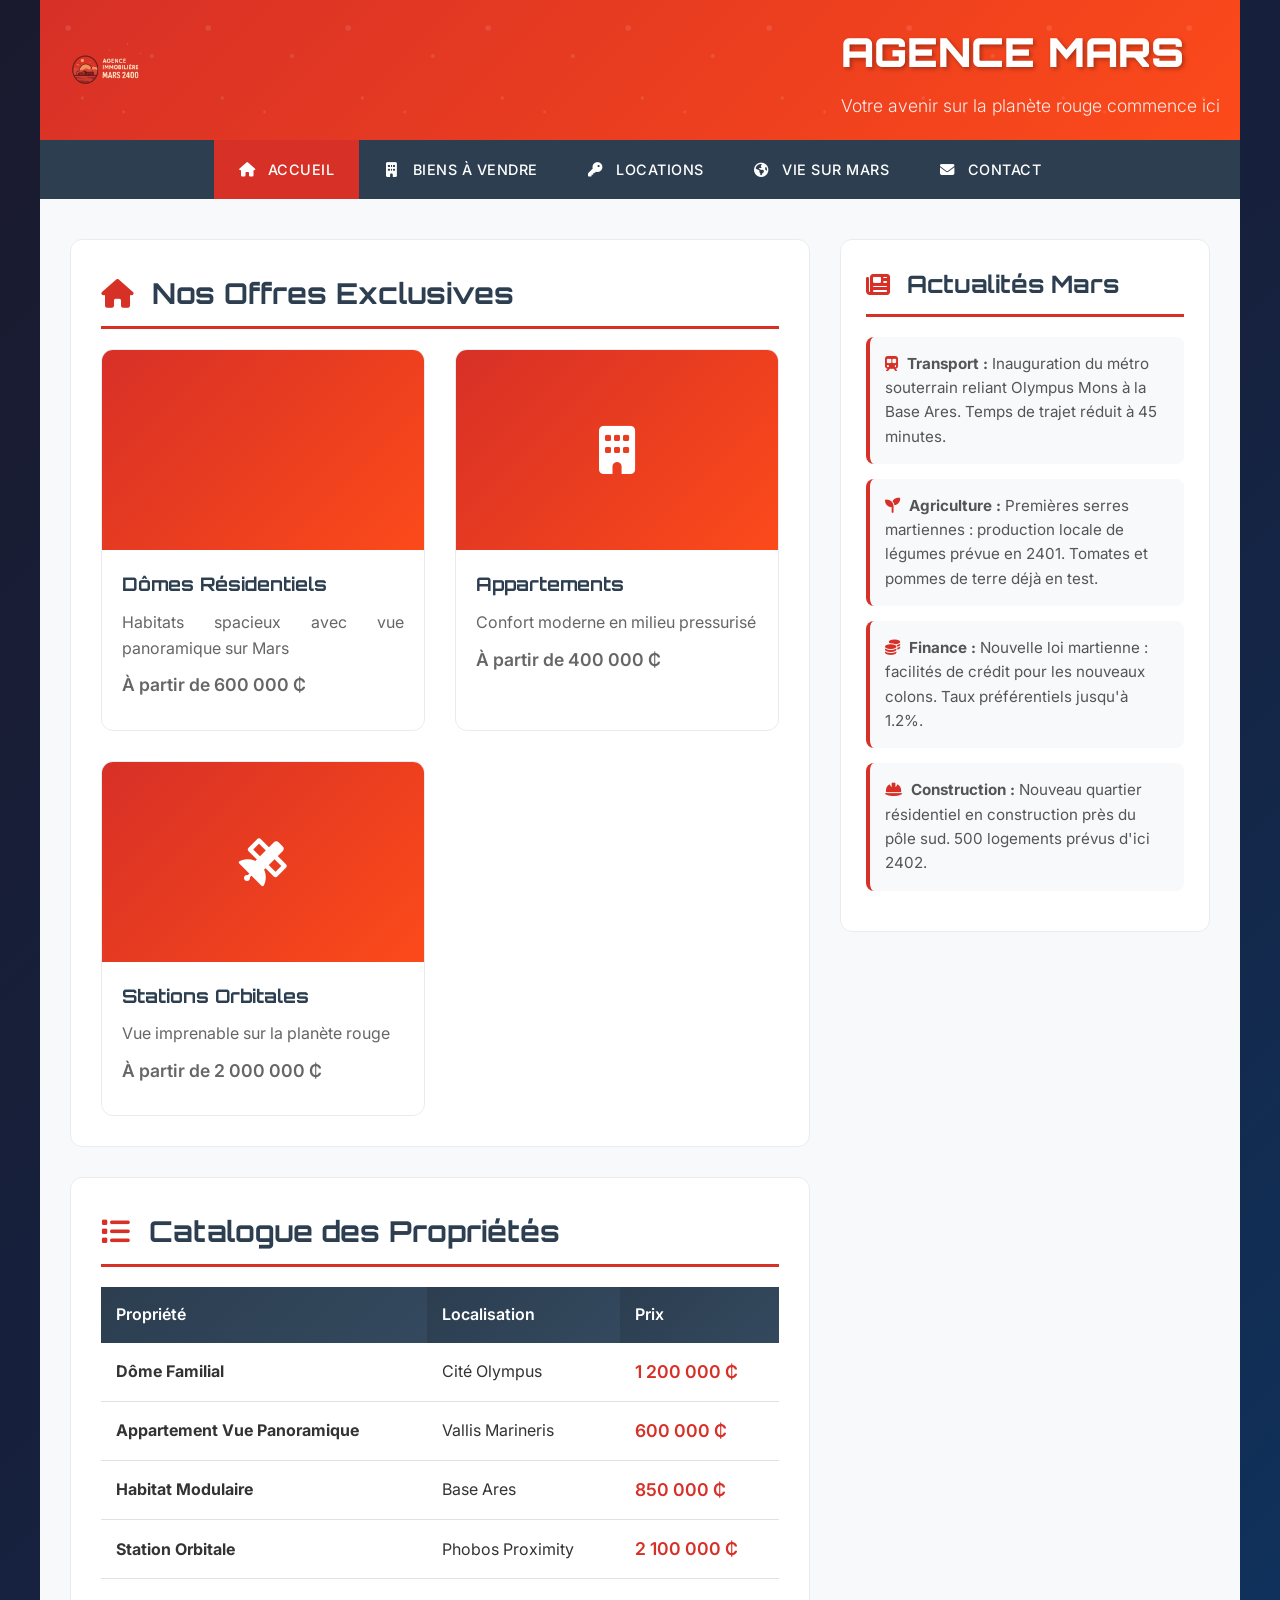
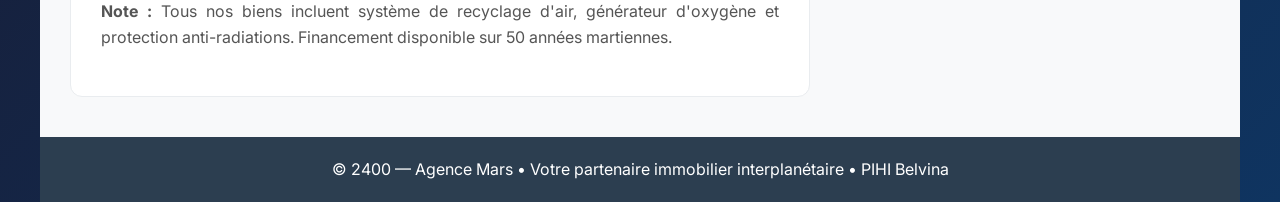
<file: index.html>
<!DOCTYPE html>
<html lang="fr">
<head>
    <meta name="description" content="Agence Mars - Votre partenaire immobilier sur la planète rouge">
    <meta name="author" content="PIHI Belvina">
    <meta name="keywords" content="Immobilier Mars, Dômes, Habitats, Planète rouge">
    <meta charset="UTF-8">
    <meta name="viewport" content="width=device-width, initial-scale=1.0">
    <link rel="icon" href="favicon.ico" type="image/x-icon">
    <link rel="stylesheet" href="https://cdnjs.cloudflare.com/ajax/libs/font-awesome/6.4.0/css/all.min.css">
    <link rel="stylesheet" href="css/style.css">
    <title>Agence Mars - Immobilier sur la Planète Rouge</title>
</head>
<body>
    <div id="global">
        <header id="entete">
            <div class="header-content">
                <div id="logo">
                    <img src="./logo-sans-fond-blanc.png" alt="Logo Agence Mars"/>
                </div>
                <div class="header-text">
                    <h1>AGENCE MARS</h1>
                    <p>Votre avenir sur la planète rouge commence ici</p>
                </div>
                <button class="menu-toggle" aria-label="Menu">
                    <i class="fas fa-bars"></i>
                </button>
            </div>
        </header>

        <nav id="navigation">
            <ul>
                <li><a href="index.html" class="active"><i class="fas fa-home"></i> Accueil</a></li>
                <li><a href="biens.html"><i class="fas fa-building"></i> Biens à vendre</a></li>
                <li><a href="locations.html"><i class="fas fa-key"></i> Locations</a></li>
                <li><a href="vie-mars.html"><i class="fas fa-globe-americas"></i> Vie sur Mars</a></li>
                <li><a href="contact.html"><i class="fas fa-envelope"></i> Contact</a></li>
            </ul>
        </nav>

        <main id="midpage">
            <div id="contenu">
                <div class="content-card">
                    <h2><i class="fas fa-home"></i> Nos Offres Exclusives</h2>
                    <div class="property-grid">
                        <div class="property-card">
                            <div class="property-image">
                                <i class="fas fa-dome"></i>
                            </div>
                            <div class="property-info">
                                <h3>Dômes Résidentiels</h3>
                                <p>Habitats spacieux avec vue panoramique sur Mars</p>
                                <p class="price">À partir de 600 000 ₵</p>
                            </div>
                        </div>
                        <div class="property-card">
                            <div class="property-image">
                                <i class="fas fa-building"></i>
                            </div>
                            <div class="property-info">
                                <h3>Appartements</h3>
                                <p>Confort moderne en milieu pressurisé</p>
                                <p class="price">À partir de 400 000 ₵</p>
                            </div>
                        </div>
                        <div class="property-card">
                            <div class="property-image">
                                <i class="fas fa-satellite"></i>
                            </div>
                            <div class="property-info">
                                <h3>Stations Orbitales</h3>
                                <p>Vue imprenable sur la planète rouge</p>
                                <p class="price">À partir de 2 000 000 ₵</p>
                            </div>
                        </div>
                    </div>
                </div>

                <div class="content-card">
                    <h2><i class="fas fa-list"></i> Catalogue des Propriétés</h2>
                    <table class="property-table">
                        <thead>
                            <tr>
                                <th>Propriété</th>
                                <th>Localisation</th>
                                <th>Prix</th>
                            </tr>
                        </thead>
                        <tbody>
                            <tr>
                                <td><strong>Dôme Familial</strong></td>
                                <td>Cité Olympus</td>
                                <td class="price">1 200 000 ₵</td>
                            </tr>
                            <tr>
                                <td><strong>Appartement Vue Panoramique</strong></td>
                                <td>Vallis Marineris</td>
                                <td class="price">600 000 ₵</td>
                            </tr>
                            <tr>
                                <td><strong>Habitat Modulaire</strong></td>
                                <td>Base Ares</td>
                                <td class="price">850 000 ₵</td>
                            </tr>
                            <tr>
                                <td><strong>Station Orbitale</strong></td>
                                <td>Phobos Proximity</td>
                                <td class="price">2 100 000 ₵</td>
                            </tr>
                        </tbody>
                    </table>
                    <p class="mt-3">
                        <strong>Note :</strong> Tous nos biens incluent système de recyclage d'air, 
                        générateur d'oxygène et protection anti-radiations. Financement disponible 
                        sur 50 années martiennes.
                    </p>
                </div>
            </div>

            <aside id="aside">
                <h2><i class="fas fa-newspaper"></i> Actualités Mars</h2>
                
                <div class="news-item">
                    <p><strong><i class="fas fa-subway"></i> Transport :</strong> Inauguration du métro souterrain reliant Olympus Mons à la Base Ares. Temps de trajet réduit à 45 minutes.</p>
                </div>

                <div class="news-item">
                    <p><strong><i class="fas fa-seedling"></i> Agriculture :</strong> Premières serres martiennes : production locale de légumes prévue en 2401. Tomates et pommes de terre déjà en test.</p>
                </div>

                <div class="news-item">
                    <p><strong><i class="fas fa-coins"></i> Finance :</strong> Nouvelle loi martienne : facilités de crédit pour les nouveaux colons. Taux préférentiels jusqu'à 1.2%.</p>
                </div>

                <div class="news-item">
                    <p><strong><i class="fas fa-hard-hat"></i> Construction :</strong> Nouveau quartier résidentiel en construction près du pôle sud. 500 logements prévus d'ici 2402.</p>
                </div>
            </aside>
        </main>

        <footer id="pied">
            <p>&copy; 2400 — Agence Mars • Votre partenaire immobilier interplanétaire • PIHI Belvina</p>
        </footer>
    </div>

    <script src="js/script.js"></script>
</body>
</html>
</file>
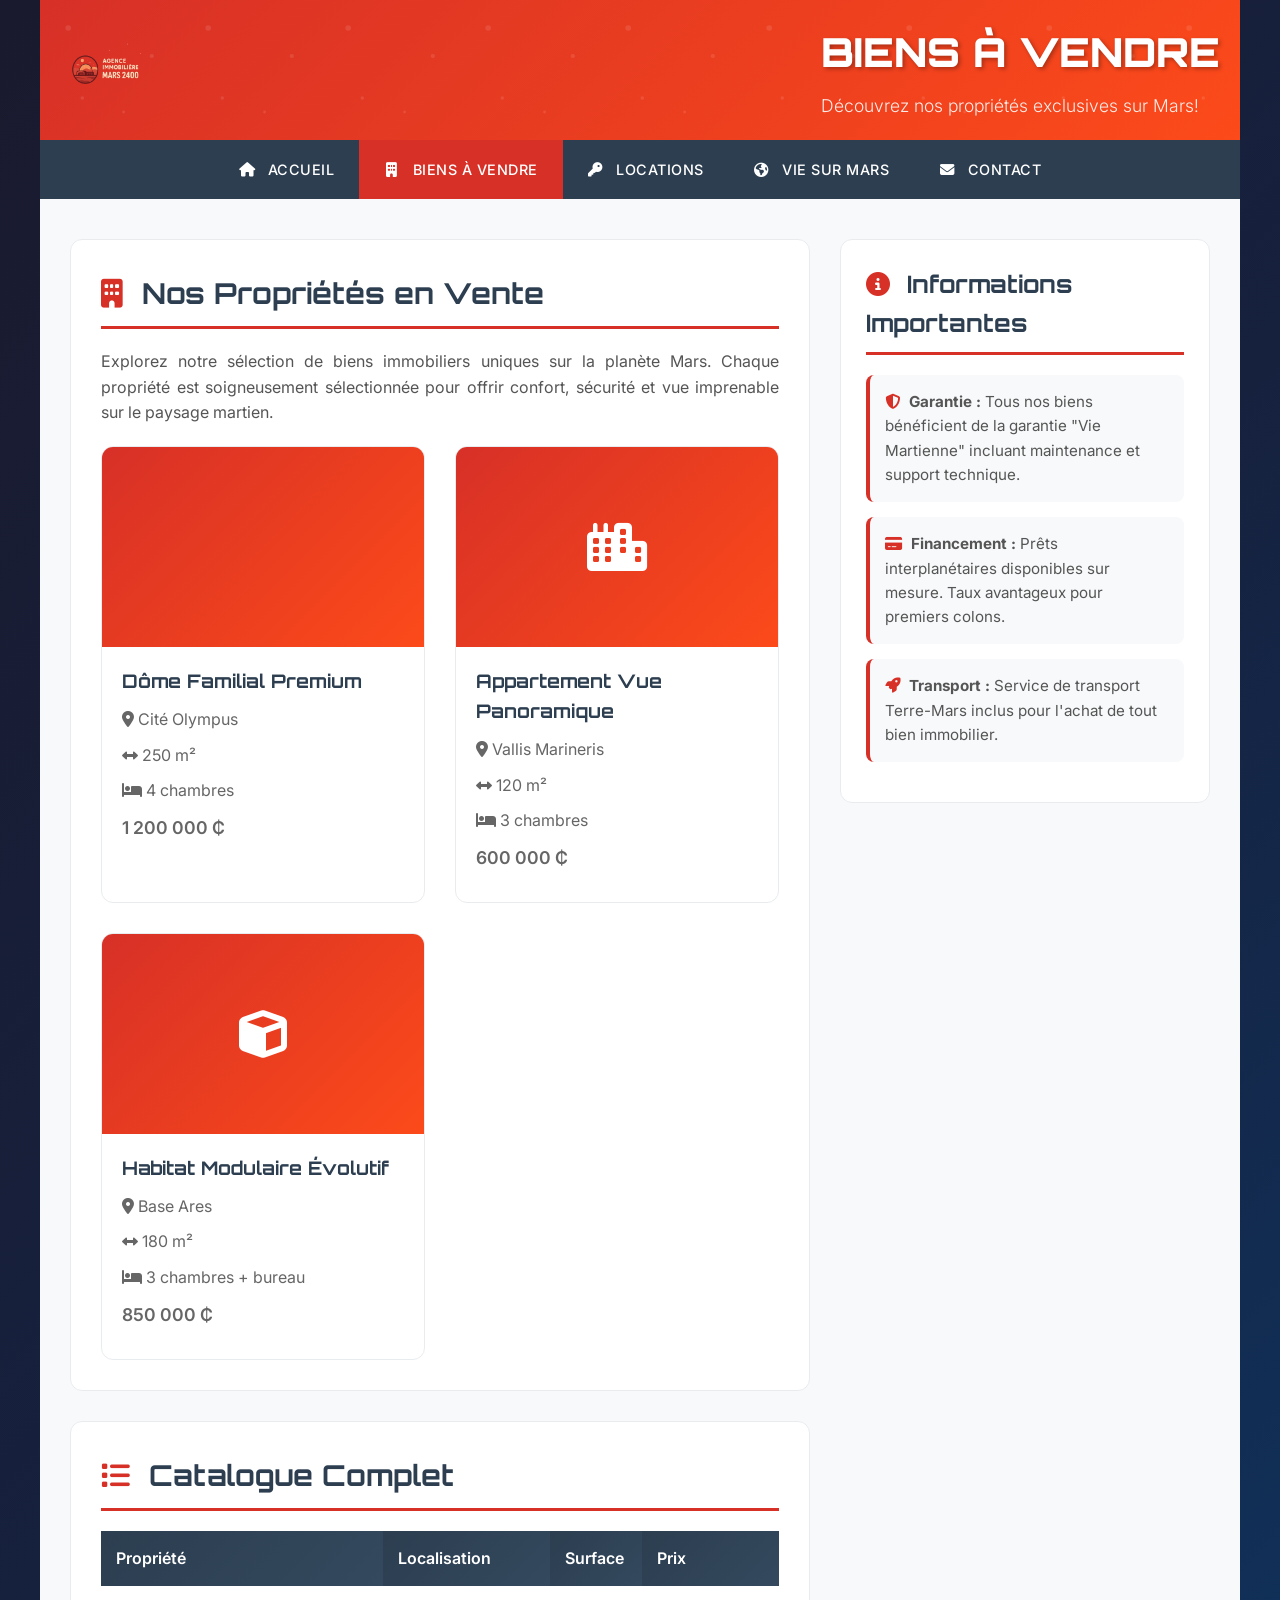
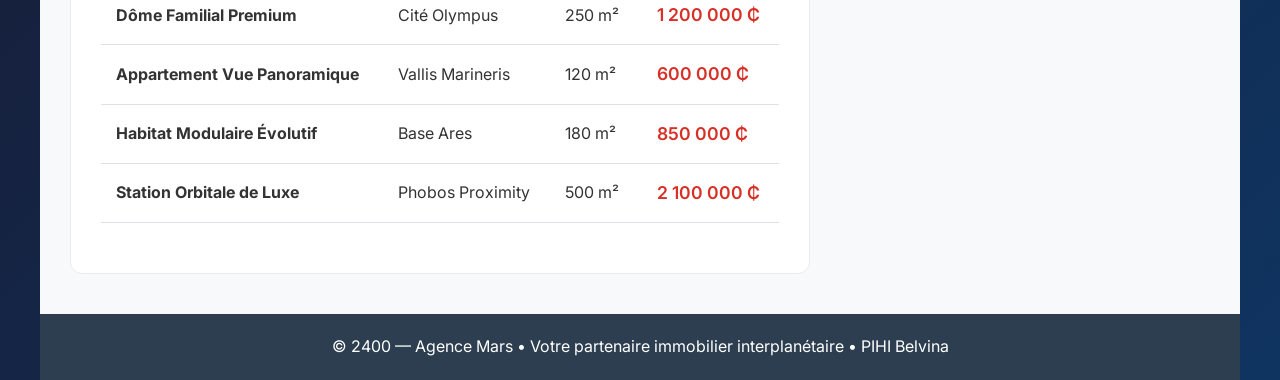
<file: biens.html>
<!DOCTYPE html>
<html lang="fr">
<head>
    <meta name="description" content="Biens à vendre sur Mars - Agence Mars">
    <meta name="author" content="PIHI Belvina">
    <meta charset="UTF-8">
    <meta name="viewport" content="width=device-width, initial-scale=1.0">
    <link rel="icon" href="favicon.ico" type="image/x-icon">
    <link rel="stylesheet" href="https://cdnjs.cloudflare.com/ajax/libs/font-awesome/6.4.0/css/all.min.css">
    <link rel="stylesheet" href="css/style.css">
    <title>Biens à vendre - Agence Mars</title>
</head>
<body>
    <div id="global">
        <header id="entete">
            <div class="header-content">
                <div id="logo">
                    <img src="./logo-sans-fond-blanc.png" alt=""/>
                </div>
                <div class="header-text">
                    <h1>BIENS À VENDRE</h1>
                    <p>Découvrez nos propriétés exclusives sur Mars!</p>
                </div>
                <button class="menu-toggle" aria-label="Menu">
                    <i class="fas fa-bars"></i>
                </button>
            </div>
        </header>

        <nav id="navigation">
            <ul>
                <li><a href="index.html"><i class="fas fa-home"></i> Accueil</a></li>
                <li><a href="biens.html" class="active"><i class="fas fa-building"></i> Biens à vendre</a></li>
                <li><a href="locations.html"><i class="fas fa-key"></i> Locations</a></li>
                <li><a href="vie-mars.html"><i class="fas fa-globe-americas"></i> Vie sur Mars</a></li>
                <li><a href="contact.html"><i class="fas fa-envelope"></i> Contact</a></li>
            </ul>
        </nav>

        <main id="midpage">
            <div id="contenu">
                <div class="content-card">
                    <h2><i class="fas fa-building"></i> Nos Propriétés en Vente</h2>
                    <p>
                        Explorez notre sélection de biens immobiliers uniques sur la planète Mars. 
                        Chaque propriété est soigneusement sélectionnée pour offrir confort, sécurité 
                        et vue imprenable sur le paysage martien.
                    </p>
                    
                    <div class="property-grid">
                        <div class="property-card">
                            <div class="property-image">
                                <i class="fas fa-dome"></i>
                            </div>
                            <div class="property-info">
                                <h3>Dôme Familial Premium</h3>
                                <p><i class="fas fa-map-marker-alt"></i> Cité Olympus</p>
                                <p><i class="fas fa-arrows-alt-h"></i> 250 m²</p>
                                <p><i class="fas fa-bed"></i> 4 chambres</p>
                                <p class="price">1 200 000 ₵</p>
                            </div>
                        </div>
                        
                        <div class="property-card">
                            <div class="property-image">
                                <i class="fas fa-city"></i>
                            </div>
                            <div class="property-info">
                                <h3>Appartement Vue Panoramique</h3>
                                <p><i class="fas fa-map-marker-alt"></i> Vallis Marineris</p>
                                <p><i class="fas fa-arrows-alt-h"></i> 120 m²</p>
                                <p><i class="fas fa-bed"></i> 3 chambres</p>
                                <p class="price">600 000 ₵</p>
                            </div>
                        </div>
                        
                        <div class="property-card">
                            <div class="property-image">
                                <i class="fas fa-cube"></i>
                            </div>
                            <div class="property-info">
                                <h3>Habitat Modulaire Évolutif</h3>
                                <p><i class="fas fa-map-marker-alt"></i> Base Ares</p>
                                <p><i class="fas fa-arrows-alt-h"></i> 180 m²</p>
                                <p><i class="fas fa-bed"></i> 3 chambres + bureau</p>
                                <p class="price">850 000 ₵</p>
                            </div>
                        </div>
                    </div>
                </div>

                <div class="content-card">
                    <h2><i class="fas fa-list"></i> Catalogue Complet</h2>
                    <table class="property-table">
                        <thead>
                            <tr>
                                <th>Propriété</th>
                                <th>Localisation</th>
                                <th>Surface</th>
                                <th>Prix</th>
                            </tr>
                        </thead>
                        <tbody>
                            <tr>
                                <td><strong>Dôme Familial Premium</strong></td>
                                <td>Cité Olympus</td>
                                <td>250 m²</td>
                                <td class="price">1 200 000 ₵</td>
                            </tr>
                            <tr>
                                <td><strong>Appartement Vue Panoramique</strong></td>
                                <td>Vallis Marineris</td>
                                <td>120 m²</td>
                                <td class="price">600 000 ₵</td>
                            </tr>
                            <tr>
                                <td><strong>Habitat Modulaire Évolutif</strong></td>
                                <td>Base Ares</td>
                                <td>180 m²</td>
                                <td class="price">850 000 ₵</td>
                            </tr>
                            <tr>
                                <td><strong>Station Orbitale de Luxe</strong></td>
                                <td>Phobos Proximity</td>
                                <td>500 m²</td>
                                <td class="price">2 100 000 ₵</td>
                            </tr>
                        </tbody>
                    </table>
                </div>
            </div>

            <aside id="aside">
                <h2><i class="fas fa-info-circle"></i> Informations Importantes</h2>
                
                <div class="news-item">
                    <p><strong><i class="fas fa-shield-alt"></i> Garantie :</strong> Tous nos biens bénéficient de la garantie "Vie Martienne" incluant maintenance et support technique.</p>
                </div>

                <div class="news-item">
                    <p><strong><i class="fas fa-credit-card"></i> Financement :</strong> Prêts interplanétaires disponibles sur mesure. Taux avantageux pour premiers colons.</p>
                </div>
                
                <div class="news-item">
                    <p><strong><i class="fas fa-rocket"></i> Transport :</strong> Service de transport Terre-Mars inclus pour l'achat de tout bien immobilier.</p>
                </div>
            </aside>
        </main>

        <footer id="pied">
            <p>&copy; 2400 — Agence Mars • Votre partenaire immobilier interplanétaire • PIHI Belvina</p>
        </footer>
    </div>

    <script src="js/script.js"></script>
</body>
</html>
</file>
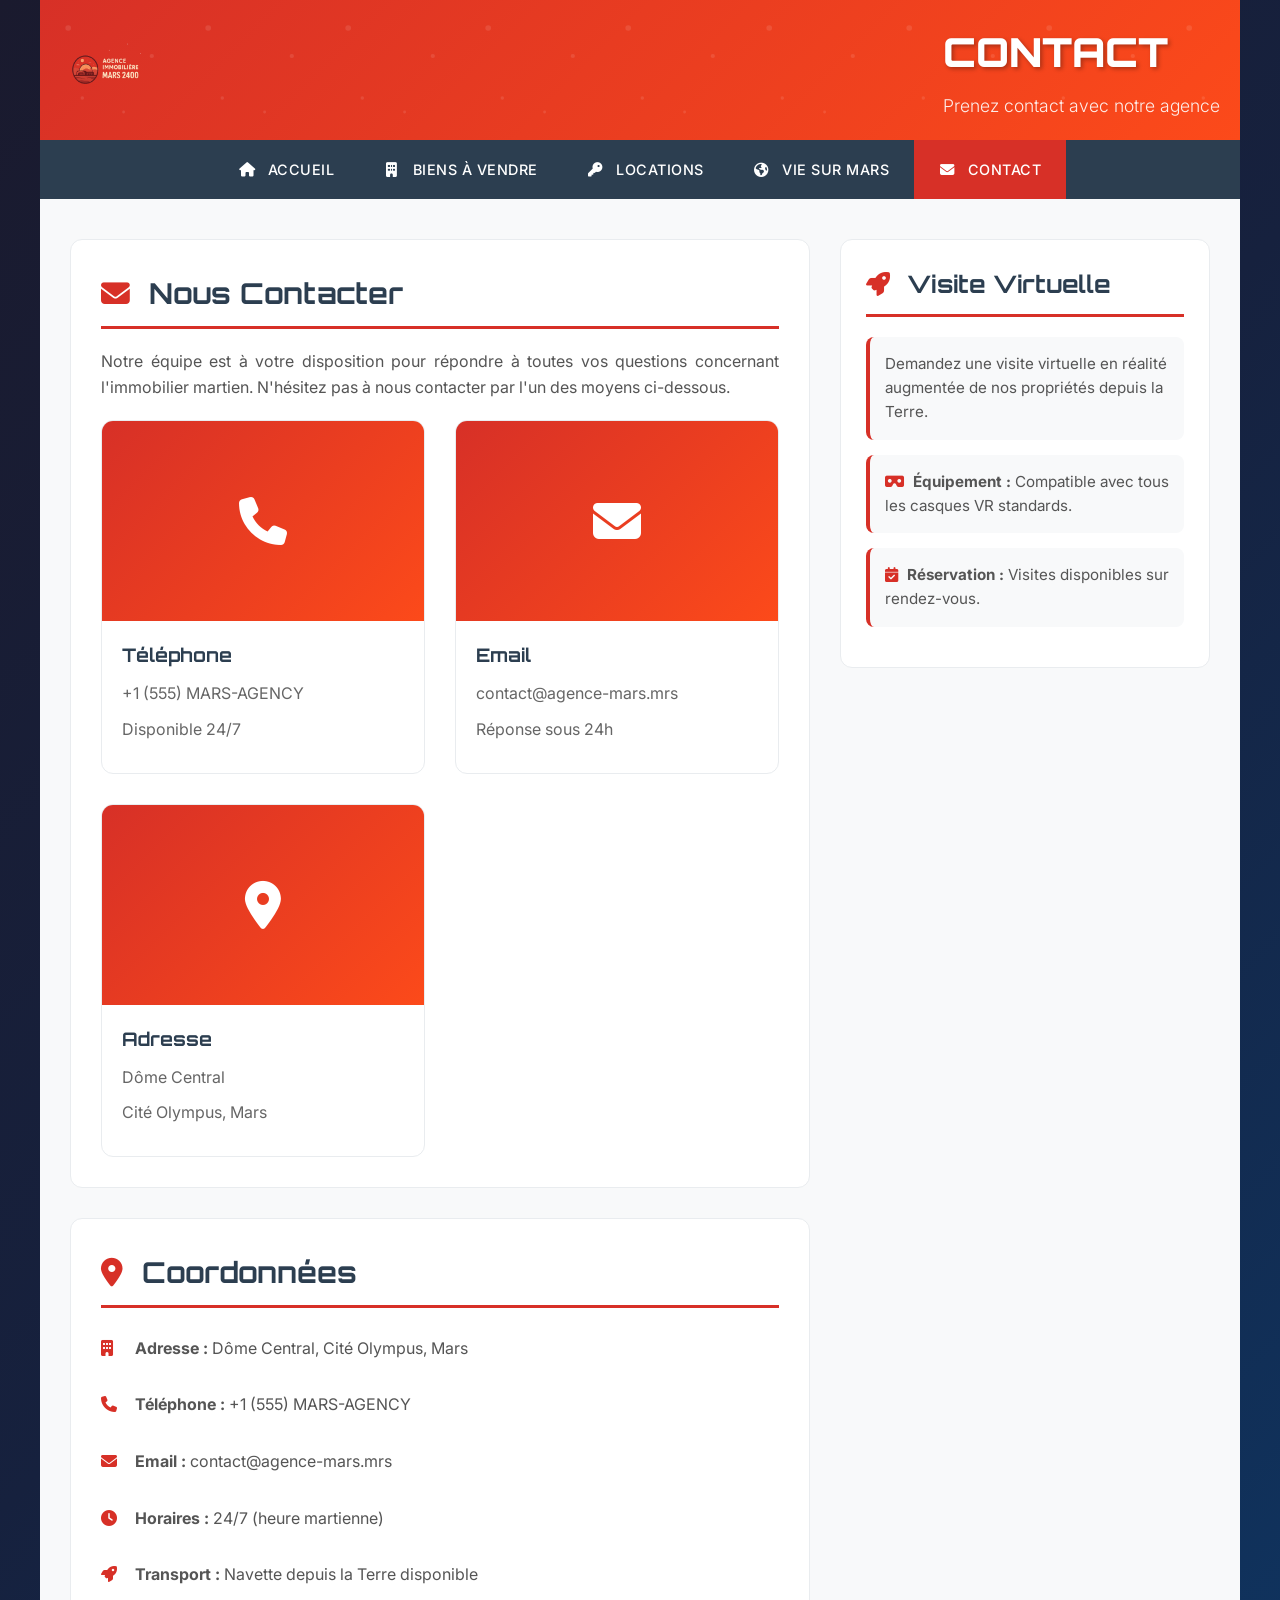
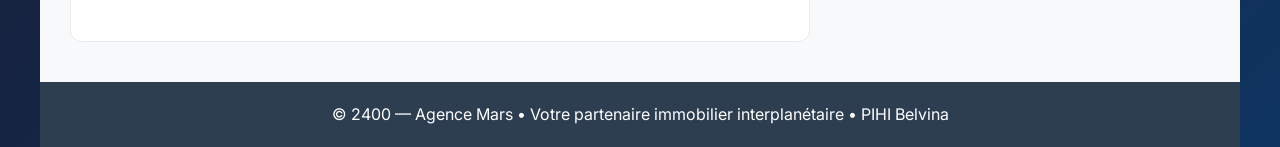
<file: contact.html>
<!DOCTYPE html>
<html lang="fr">
<head>
    <meta name="description" content="Contact - Agence Mars">
    <meta name="author" content="PIHI Belvina">
    <meta charset="UTF-8">
    <meta name="viewport" content="width=device-width, initial-scale=1.0">
    <link rel="icon" href="favicon.ico" type="image/x-icon">
    <link rel="stylesheet" href="https://cdnjs.cloudflare.com/ajax/libs/font-awesome/6.4.0/css/all.min.css">
    <link rel="stylesheet" href="css/style.css">
    <title>Contact - Agence Mars</title>
</head>
<body>
    <div id="global">
        <header id="entete">
            <div class="header-content">
                <div id="logo">
                    <img src="./logo-sans-fond-blanc.png" alt=""/>
                </div>
                <div class="header-text">
                    <h1>CONTACT</h1>
                    <p>Prenez contact avec notre agence</p>
                </div>
                <button class="menu-toggle" aria-label="Menu">
                    <i class="fas fa-bars"></i>
                </button>
            </div>
        </header>

        <nav id="navigation">
            <ul>
                <li><a href="index.html"><i class="fas fa-home"></i> Accueil</a></li>
                <li><a href="biens.html"><i class="fas fa-building"></i> Biens à vendre</a></li>
                <li><a href="locations.html"><i class="fas fa-key"></i> Locations</a></li>
                <li><a href="vie-mars.html"><i class="fas fa-globe-americas"></i> Vie sur Mars</a></li>
                <li><a href="contact.html" class="active"><i class="fas fa-envelope"></i> Contact</a></li>
            </ul>
        </nav>

        <main id="midpage">
            <div id="contenu">
                <div class="content-card">
                    <h2><i class="fas fa-envelope"></i> Nous Contacter</h2>
                    <p>
                        Notre équipe est à votre disposition pour répondre à toutes vos questions 
                        concernant l'immobilier martien. N'hésitez pas à nous contacter par 
                        l'un des moyens ci-dessous.
                    </p>
                    
                    <div class="property-grid">
                        <div class="property-card">
                            <div class="property-image">
                                <i class="fas fa-phone"></i>
                            </div>
                            <div class="property-info">
                                <h3>Téléphone</h3>
                                <p>+1 (555) MARS-AGENCY</p>
                                <p>Disponible 24/7</p>
                            </div>
                        </div>
                        
                        <div class="property-card">
                            <div class="property-image">
                                <i class="fas fa-envelope"></i>
                            </div>
                            <div class="property-info">
                                <h3>Email</h3>
                                <p>contact@agence-mars.mrs</p>
                                <p>Réponse sous 24h</p>
                            </div>
                        </div>
                        
                        <div class="property-card">
                            <div class="property-image">
                                <i class="fas fa-map-marker-alt"></i>
                            </div>
                            <div class="property-info">
                                <h3>Adresse</h3>
                                <p>Dôme Central</p>
                                <p>Cité Olympus, Mars</p>
                            </div>
                        </div>
                    </div>
                </div>

                <div class="content-card">
                    <h2><i class="fas fa-map-marker-alt"></i> Coordonnées</h2>
                    <div class="contact-info">
                        <p><i class="fas fa-building"></i> <strong>Adresse :</strong> Dôme Central, Cité Olympus, Mars</p>
                        <p><i class="fas fa-phone"></i> <strong>Téléphone :</strong> +1 (555) MARS-AGENCY</p>
                        <p><i class="fas fa-envelope"></i> <strong>Email :</strong> contact@agence-mars.mrs</p>
                        <p><i class="fas fa-clock"></i> <strong>Horaires :</strong> 24/7 (heure martienne)</p>
                        <p><i class="fas fa-rocket"></i> <strong>Transport :</strong> Navette depuis la Terre disponible</p>
                    </div>
                </div>
            </div>

            <aside id="aside">
                <h2><i class="fas fa-rocket"></i> Visite Virtuelle</h2>
                
                <div class="news-item">
                    <p>Demandez une visite virtuelle en réalité augmentée de nos propriétés depuis la Terre.</p>
                </div>
                
                <div class="news-item">
                    <p><strong><i class="fas fa-vr-cardboard"></i> Équipement :</strong> Compatible avec tous les casques VR standards.</p>
                </div>
                
                <div class="news-item">
                    <p><strong><i class="fas fa-calendar-check"></i> Réservation :</strong> Visites disponibles sur rendez-vous.</p>
                </div>
            </aside>
        </main>

        <footer id="pied">
            <p>&copy; 2400 — Agence Mars • Votre partenaire immobilier interplanétaire • PIHI Belvina</p>
        </footer>
    </div>

    <script src="js/script.js"></script>
</body>
</html>
</file>
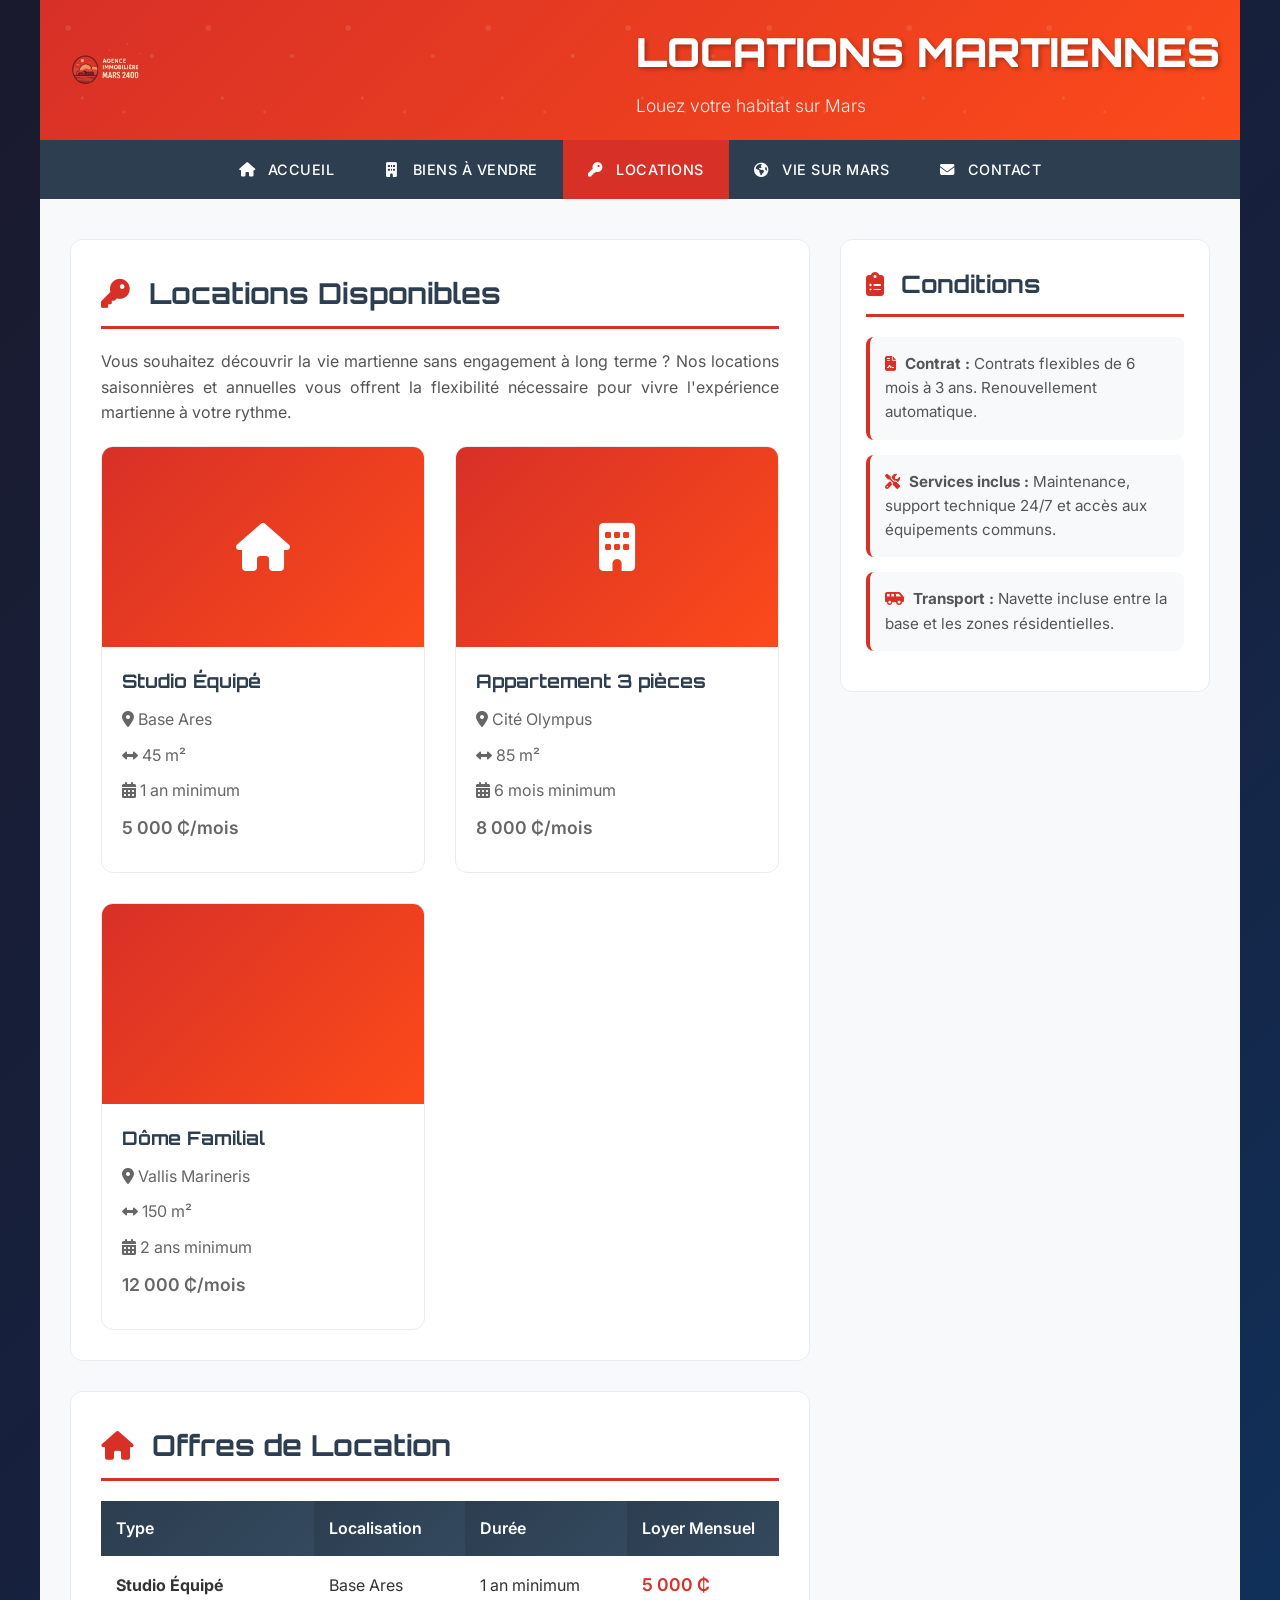
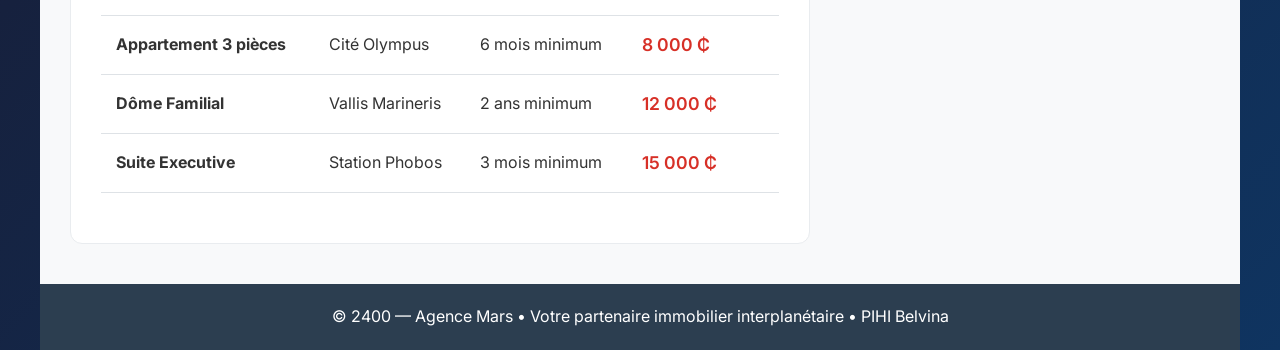
<file: locations.html>
<!DOCTYPE html>
<html lang="fr">
<head>
    <meta name="description" content="Locations sur Mars - Agence Mars">
    <meta name="author" content="PIHI Belvina">
    <meta charset="UTF-8">
    <meta name="viewport" content="width=device-width, initial-scale=1.0">
    <link rel="icon" href="favicon.ico" type="image/x-icon">
    <link rel="stylesheet" href="https://cdnjs.cloudflare.com/ajax/libs/font-awesome/6.4.0/css/all.min.css">
    <link rel="stylesheet" href="css/style.css">
    <title>Locations - Agence Mars</title>
</head>
<body>
    <div id="global">
        <header id="entete">
            <div class="header-content">
                <div id="logo">
                    <img src="./logo-sans-fond-blanc.png" alt=""/>
                </div>
                <div class="header-text">
                    <h1>LOCATIONS MARTIENNES</h1>
                    <p>Louez votre habitat sur Mars</p>
                </div>
                <button class="menu-toggle" aria-label="Menu">
                    <i class="fas fa-bars"></i>
                </button>
            </div>
        </header>

        <nav id="navigation">
            <ul>
                <li><a href="index.html"><i class="fas fa-home"></i> Accueil</a></li>
                <li><a href="biens.html"><i class="fas fa-building"></i> Biens à vendre</a></li>
                <li><a href="locations.html" class="active"><i class="fas fa-key"></i> Locations</a></li>
                <li><a href="vie-mars.html"><i class="fas fa-globe-americas"></i> Vie sur Mars</a></li>
                <li><a href="contact.html"><i class="fas fa-envelope"></i> Contact</a></li>
            </ul>
        </nav>

        <main id="midpage">
            <div id="contenu">
                <div class="content-card">
                    <h2><i class="fas fa-key"></i> Locations Disponibles</h2>
                    <p>
                        Vous souhaitez découvrir la vie martienne sans engagement à long terme ? 
                        Nos locations saisonnières et annuelles vous offrent la flexibilité 
                        nécessaire pour vivre l'expérience martienne à votre rythme.
                    </p>
                    
                    <div class="property-grid">
                        <div class="property-card">
                            <div class="property-image">
                                <i class="fas fa-home"></i>
                            </div>
                            <div class="property-info">
                                <h3>Studio Équipé</h3>
                                <p><i class="fas fa-map-marker-alt"></i> Base Ares</p>
                                <p><i class="fas fa-arrows-alt-h"></i> 45 m²</p>
                                <p><i class="fas fa-calendar-alt"></i> 1 an minimum</p>
                                <p class="price">5 000 ₵/mois</p>
                            </div>
                        </div>
                        
                        <div class="property-card">
                            <div class="property-image">
                                <i class="fas fa-building"></i>
                            </div>
                            <div class="property-info">
                                <h3>Appartement 3 pièces</h3>
                                <p><i class="fas fa-map-marker-alt"></i> Cité Olympus</p>
                                <p><i class="fas fa-arrows-alt-h"></i> 85 m²</p>
                                <p><i class="fas fa-calendar-alt"></i> 6 mois minimum</p>
                                <p class="price">8 000 ₵/mois</p>
                            </div>
                        </div>
                        
                        <div class="property-card">
                            <div class="property-image">
                                <i class="fas fa-dome"></i>
                            </div>
                            <div class="property-info">
                                <h3>Dôme Familial</h3>
                                <p><i class="fas fa-map-marker-alt"></i> Vallis Marineris</p>
                                <p><i class="fas fa-arrows-alt-h"></i> 150 m²</p>
                                <p><i class="fas fa-calendar-alt"></i> 2 ans minimum</p>
                                <p class="price">12 000 ₵/mois</p>
                            </div>
                        </div>
                    </div>
                </div>

                <div class="content-card">
                    <h2><i class="fas fa-home"></i> Offres de Location</h2>
                    <table class="property-table">
                        <thead>
                            <tr>
                                <th>Type</th>
                                <th>Localisation</th>
                                <th>Durée</th>
                                <th>Loyer Mensuel</th>
                            </tr>
                        </thead>
                        <tbody>
                            <tr>
                                <td><strong>Studio Équipé</strong></td>
                                <td>Base Ares</td>
                                <td>1 an minimum</td>
                                <td class="price">5 000 ₵</td>
                            </tr>
                            <tr>
                                <td><strong>Appartement 3 pièces</strong></td>
                                <td>Cité Olympus</td>
                                <td>6 mois minimum</td>
                                <td class="price">8 000 ₵</td>
                            </tr>
                            <tr>
                                <td><strong>Dôme Familial</strong></td>
                                <td>Vallis Marineris</td>
                                <td>2 ans minimum</td>
                                <td class="price">12 000 ₵</td>
                            </tr>
                            <tr>
                                <td><strong>Suite Executive</strong></td>
                                <td>Station Phobos</td>
                                <td>3 mois minimum</td>
                                <td class="price">15 000 ₵</td>
                            </tr>
                        </tbody>
                    </table>
                </div>
            </div>

            <aside id="aside">
                <h2><i class="fas fa-clipboard-list"></i> Conditions</h2>
                
                <div class="news-item">
                    <p><strong><i class="fas fa-file-contract"></i> Contrat :</strong> Contrats flexibles de 6 mois à 3 ans. Renouvellement automatique.</p>
                </div>

                <div class="news-item">
                    <p><strong><i class="fas fa-tools"></i> Services inclus :</strong> Maintenance, support technique 24/7 et accès aux équipements communs.</p>
                </div>
                
                <div class="news-item">
                    <p><strong><i class="fas fa-shuttle-van"></i> Transport :</strong> Navette incluse entre la base et les zones résidentielles.</p>
                </div>
            </aside>
        </main>

        <footer id="pied">
            <p>&copy; 2400 — Agence Mars • Votre partenaire immobilier interplanétaire • PIHI Belvina</p>
        </footer>
    </div>

    <script src="js/script.js"></script>
</body>
</html>
</file>
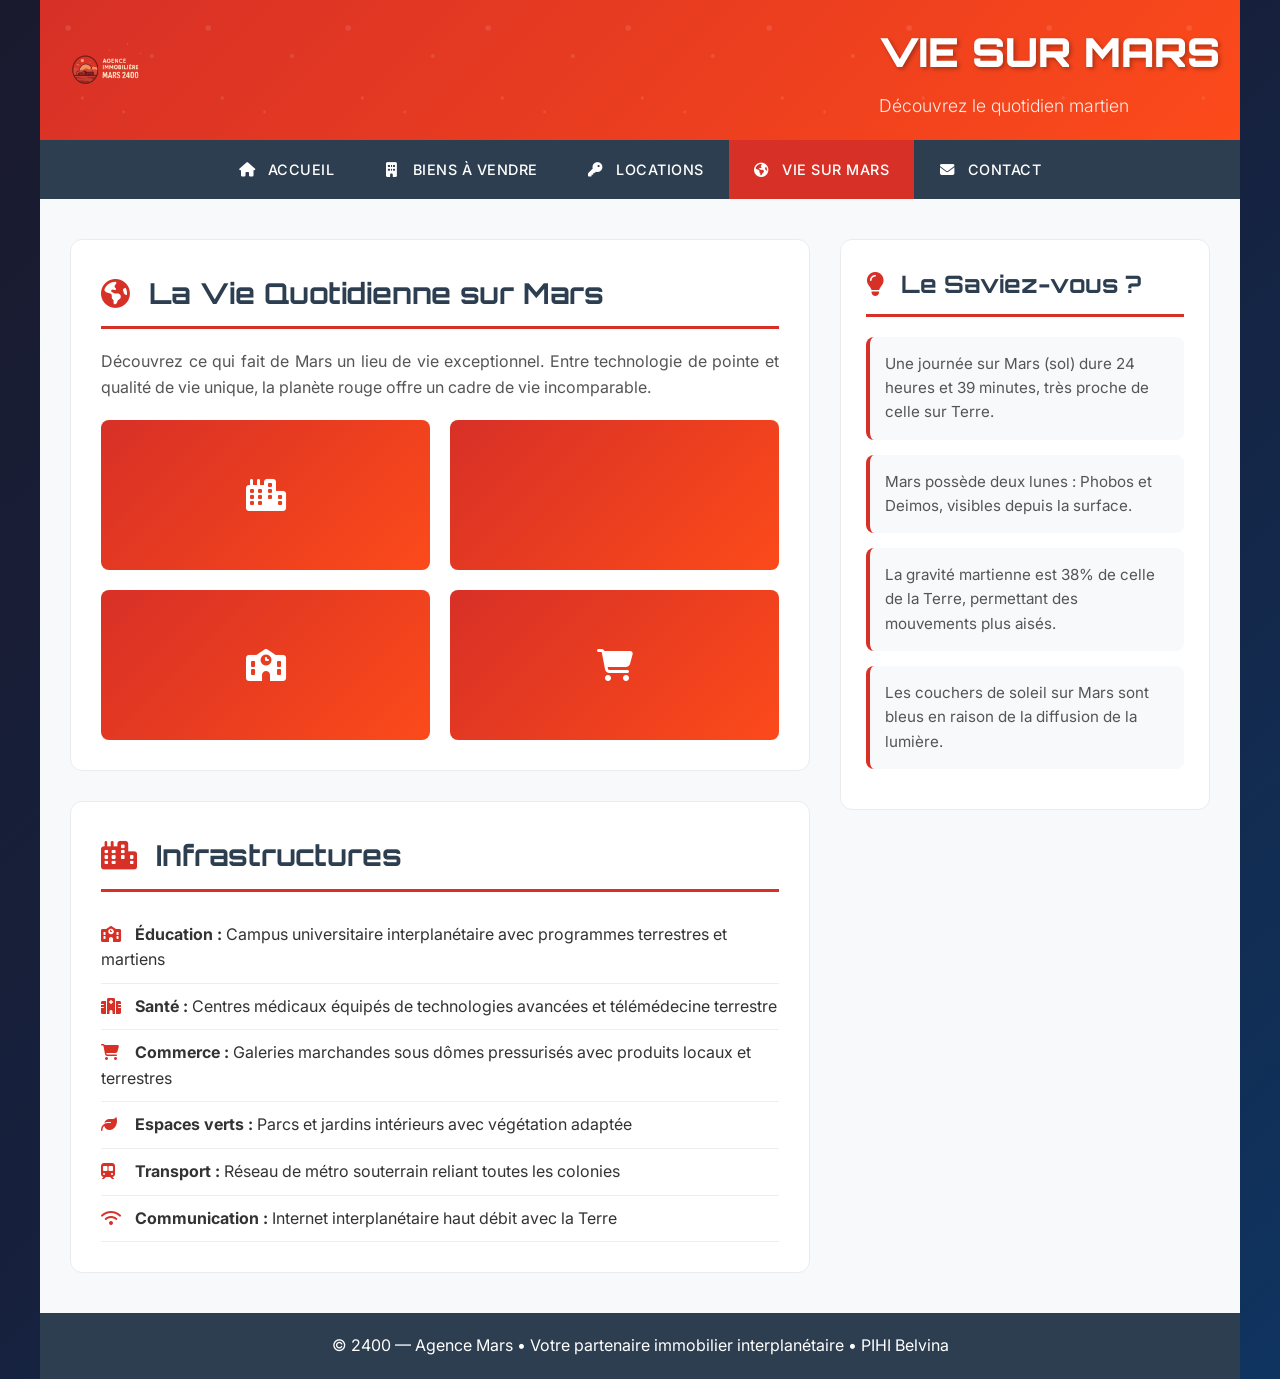
<file: vie-mars.html>
<!DOCTYPE html>
<html lang="fr">
<head>
    <meta name="description" content="Vie sur Mars - Agence Mars">
    <meta name="author" content="PIHI Belvina">
    <meta charset="UTF-8">
    <meta name="viewport" content="width=device-width, initial-scale=1.0">
    <link rel="icon" href="favicon.ico" type="image/x-icon">
    <link rel="stylesheet" href="https://cdnjs.cloudflare.com/ajax/libs/font-awesome/6.4.0/css/all.min.css">
    <link rel="stylesheet" href="css/style.css">
    <title>Vie sur Mars - Agence Mars</title>
</head>
<body>
    <div id="global">
        <header id="entete">
            <div class="header-content">
                <div id="logo">
                     <img src="./logo-sans-fond-blanc.png" alt=""/>
                </div>
                <div class="header-text">
                    <h1>VIE SUR MARS</h1>
                    <p>Découvrez le quotidien martien</p>
                </div>
                <button class="menu-toggle" aria-label="Menu">
                    <i class="fas fa-bars"></i>
                </button>
            </div>
        </header>

        <nav id="navigation">
            <ul>
                <li><a href="index.html"><i class="fas fa-home"></i> Accueil</a></li>
                <li><a href="biens.html"><i class="fas fa-building"></i> Biens à vendre</a></li>
                <li><a href="locations.html"><i class="fas fa-key"></i> Locations</a></li>
                <li><a href="vie-mars.html" class="active"><i class="fas fa-globe-americas"></i> Vie sur Mars</a></li>
                <li><a href="contact.html"><i class="fas fa-envelope"></i> Contact</a></li>
            </ul>
        </nav>

        <main id="midpage">
            <div id="contenu">
                <div class="content-card">
                    <h2><i class="fas fa-globe-americas"></i> La Vie Quotidienne sur Mars</h2>
                    <p>
                        Découvrez ce qui fait de Mars un lieu de vie exceptionnel. Entre technologie 
                        de pointe et qualité de vie unique, la planète rouge offre un cadre de vie 
                        incomparable.
                    </p>
                    
                    <div class="image-gallery">
                        <div class="gallery-item">
                            <i class="fas fa-city"></i>
                        </div>
                        <div class="gallery-item">
                            <i class="fas fa-park"></i>
                        </div>
                        <div class="gallery-item">
                            <i class="fas fa-school"></i>
                        </div>
                        <div class="gallery-item">
                            <i class="fas fa-shopping-cart"></i>
                        </div>
                    </div>
                </div>

                <div class="content-card">
                    <h2><i class="fas fa-city"></i> Infrastructures</h2>
                    <ul class="features-list">
                        <li><i class="fas fa-school"></i> <strong>Éducation :</strong> Campus universitaire interplanétaire avec programmes terrestres et martiens</li>
                        <li><i class="fas fa-hospital"></i> <strong>Santé :</strong> Centres médicaux équipés de technologies avancées et télémédecine terrestre</li>
                        <li><i class="fas fa-shopping-cart"></i> <strong>Commerce :</strong> Galeries marchandes sous dômes pressurisés avec produits locaux et terrestres</li>
                        <li><i class="fas fa-leaf"></i> <strong>Espaces verts :</strong> Parcs et jardins intérieurs avec végétation adaptée</li>
                        <li><i class="fas fa-subway"></i> <strong>Transport :</strong> Réseau de métro souterrain reliant toutes les colonies</li>
                        <li><i class="fas fa-wifi"></i> <strong>Communication :</strong> Internet interplanétaire haut débit avec la Terre</li>
                    </ul>
                </div>
            </div>

            <aside id="aside">
                <h2><i class="fas fa-lightbulb"></i> Le Saviez-vous ?</h2>
                
                <div class="news-item">
                    <p>Une journée sur Mars (sol) dure 24 heures et 39 minutes, très proche de celle sur Terre.</p>
                </div>

                <div class="news-item">
                    <p>Mars possède deux lunes : Phobos et Deimos, visibles depuis la surface.</p>
                </div>
                
                <div class="news-item">
                    <p>La gravité martienne est 38% de celle de la Terre, permettant des mouvements plus aisés.</p>
                </div>
                
                <div class="news-item">
                    <p>Les couchers de soleil sur Mars sont bleus en raison de la diffusion de la lumière.</p>
                </div>
            </aside>
        </main>

        <footer id="pied">
            <p>&copy; 2400 — Agence Mars • Votre partenaire immobilier interplanétaire • PIHI Belvina</p>
        </footer>
    </div>

    <script src="js/script.js"></script>
</body>
</html>
</file>
<file: css/style.css>
@import url('https://fonts.googleapis.com/css2?family=Inter:wght@300;400;500;600;700&family=Orbitron:wght@400;700;900&display=swap');

* {
    margin: 0;
    padding: 0;
    box-sizing: border-box;
}

body {
    font-family: 'Inter', sans-serif;
    line-height: 1.6;
    color: #333;
    background: linear-gradient(135deg, #1a1a2e 0%, #16213e 50%, #0f3460 100%);
    min-height: 100vh;
}

#global {
    max-width: 1200px;
    margin: 0 auto;
    background: white;
    min-height: 100vh;
    display: flex;
    flex-direction: column;
}

/* Header Section */
#entete {
    background: linear-gradient(135deg, #d73027 0%, #fc4a1a 100%);
    color: white;
    padding: 20px;
    position: relative;
    overflow: hidden;
}

#entete::before {
    content: '';
    position: absolute;
    top: 0;
    left: 0;
    right: 0;
    bottom: 0;
    background: url('data:image/svg+xml,<svg xmlns="http://www.w3.org/2000/svg" viewBox="0 0 100 100"><circle cx="20" cy="20" r="2" fill="rgba(255,255,255,0.1)"/><circle cx="80" cy="40" r="1.5" fill="rgba(255,255,255,0.1)"/><circle cx="60" cy="80" r="1" fill="rgba(255,255,255,0.1)"/><circle cx="30" cy="70" r="1.2" fill="rgba(255,255,255,0.1)"/></svg>') repeat;
    pointer-events: none;
}

.header-content {
    display: flex;
    align-items: center;
    justify-content: space-between;
    position: relative;
    z-index: 2;
}

#logo {
    display: flex;
    align-items: center;
    gap: 15px;
}

#logo img {
    height: 60px;
    width: auto;
}

.header-text h1 {
    font-family: 'Orbitron', monospace;
    font-size: 2.5rem;
    font-weight: 900;
    margin-bottom: 8px;
    text-shadow: 2px 2px 4px rgba(0,0,0,0.3);
}

.header-text p {
    font-size: 1.1rem;
    opacity: 0.9;
    font-weight: 300;
}

/* Navigation */
#navigation {
    background: #2c3e50;
    position: sticky;
    top: 0;
    z-index: 100;
}

#navigation ul {
    list-style: none;
    display: flex;
    justify-content: center;
    flex-wrap: wrap;
}

#navigation li {
    margin: 0;
}

#navigation a {
    display: block;
    color: white;
    text-decoration: none;
    padding: 18px 25px;
    font-weight: 500;
    text-transform: uppercase;
    letter-spacing: 0.5px;
    font-size: 0.9rem;
    transition: all 0.3s ease;
    position: relative;
}

#navigation a i {
    margin-right: 8px;
    width: 16px;
    text-align: center;
}

#navigation a:hover {
    background: #d73027;
    color: white;
}

#navigation a.active {
    background: #d73027;
}

/* Menu Burger */
.menu-toggle {
    display: none;
    background: none;
    border: none;
    color: white;
    font-size: 1.5rem;
    cursor: pointer;
    padding: 10px;
}

/* Main Content Area */
#midpage {
    display: grid;
    grid-template-columns: 2fr 1fr;
    gap: 30px;
    padding: 40px 30px;
    background: #f8f9fa;
    flex: 1;
}

#contenu {
    display: flex;
    flex-direction: column;
    gap: 30px;
}

.content-card {
    background: white;
    border-radius: 12px;
    padding: 30px;
    border: 1px solid #e9ecef;
}

.content-card h2 {
    font-family: 'Orbitron', monospace;
    color: #2c3e50;
    margin-bottom: 20px;
    font-size: 1.8rem;
    border-bottom: 3px solid #d73027;
    padding-bottom: 10px;
}

.content-card h2 i {
    margin-right: 10px;
    color: #d73027;
}

.content-card p {
    color: #555;
    margin-bottom: 15px;
    text-align: justify;
}

/* Property Table */
.property-table {
    width: 100%;
    border-collapse: collapse;
    margin: 20px 0;
}

.property-table th {
    background: linear-gradient(135deg, #2c3e50, #34495e);
    color: white;
    padding: 15px;
    text-align: left;
    font-weight: 600;
}

.property-table td {
    padding: 15px;
    border-bottom: 1px solid #dee2e6;
}

.property-table tr:hover {
    background: #f8f9fa;
}

.price {
    color: #d73027;
    font-weight: 600;
    font-size: 1.1rem;
}

/* Features List */
.features-list {
    list-style: none;
    padding: 0;
}

.features-list li {
    padding: 10px 0;
    border-bottom: 1px solid #eee;
}

.features-list li i {
    color: #d73027;
    margin-right: 10px;
    width: 20px;
}

/* Contact Info */
.contact-info p {
    padding: 8px 0;
}

.contact-info i {
    color: #d73027;
    margin-right: 10px;
    width: 20px;
}

/* Property Grid */
.property-grid {
    display: grid;
    grid-template-columns: repeat(auto-fit, minmax(300px, 1fr));
    gap: 30px;
    margin-top: 20px;
}

.property-card {
    background: white;
    border-radius: 12px;
    overflow: hidden;
    border: 1px solid #e9ecef;
}

.property-image {
    width: 100%;
    height: 200px;
    background: linear-gradient(135deg, #d73027, #fc4a1a);
    display: flex;
    align-items: center;
    justify-content: center;
    color: white;
    font-size: 3rem;
}

.property-info {
    padding: 20px;
}

.property-info h3 {
    color: #2c3e50;
    margin-bottom: 10px;
    font-family: 'Orbitron', monospace;
}

.property-info p {
    color: #666;
    margin-bottom: 10px;
}

/* Image Gallery */
.image-gallery {
    display: grid;
    grid-template-columns: repeat(auto-fit, minmax(250px, 1fr));
    gap: 20px;
    margin-top: 20px;
}

.gallery-item {
    background: linear-gradient(135deg, #d73027, #fc4a1a);
    height: 150px;
    border-radius: 8px;
    display: flex;
    align-items: center;
    justify-content: center;
    color: white;
    font-size: 2rem;
}

/* Sidebar */
#aside {
    background: white;
    border-radius: 12px;
    padding: 25px;
    height: fit-content;
    border: 1px solid #e9ecef;
}

#aside h2 {
    font-family: 'Orbitron', monospace;
    color: #2c3e50;
    margin-bottom: 20px;
    border-bottom: 3px solid #d73027;
    padding-bottom: 10px;
}

#aside h2 i {
    margin-right: 10px;
    color: #d73027;
}

.news-item {
    background: #f8f9fa;
    padding: 15px;
    border-radius: 8px;
    margin-bottom: 15px;
    border-left: 4px solid #d73027;
}

.news-item p {
    margin: 0;
    color: #555;
    font-size: 0.95rem;
}

.news-item strong i {
    margin-right: 5px;
    color: #d73027;
}

/* Footer */
#pied {
    background: #2c3e50;
    color: white;
    text-align: center;
    padding: 20px;
    margin-top: auto;
}

/* Responsive Design */
@media (max-width: 768px) {
    .header-content {
        flex-direction: column;
        text-align: center;
        gap: 20px;
    }

    .header-text h1 {
        font-size: 2rem;
    }

    /* Menu Burger Styles */
    .menu-toggle {
        display: block;
        position: absolute;
        top: 20px;
        right: 20px;
        z-index: 1000;
    }

    #navigation {
        position: relative;
    }

    #navigation ul {
        display: none;
        flex-direction: column;
        width: 100%;
        position: absolute;
        top: 100%;
        left: 0;
        background: #2c3e50;
        box-shadow: 0 2px 10px rgba(0,0,0,0.1);
    }

    #navigation ul.show {
        display: flex;
    }

    #navigation li {
        width: 100%;
    }

    #navigation a {
        padding: 15px 20px;
        border-bottom: 1px solid #34495e;
        text-align: left;
    }

    #midpage {
        grid-template-columns: 1fr;
        padding: 20px;
        gap: 20px;
    }

    .content-card {
        padding: 20px;
    }

    .property-table {
        font-size: 0.9rem;
    }

    .property-table th,
    .property-table td {
        padding: 10px;
    }

    .property-grid {
        grid-template-columns: 1fr;
    }
}

@media (max-width: 480px) {
    #global {
        margin: 0;
    }

    #entete {
        padding: 15px;
    }

    .header-text h1 {
        font-size: 1.5rem;
    }

    .header-text p {
        font-size: 1rem;
    }

    .content-card {
        padding: 15px;
    }

    .content-card h2 {
        font-size: 1.4rem;
    }

    #aside {
        padding: 15px;
    }

    .menu-toggle {
        top: 15px;
        right: 15px;
    }
}

/* Utility Classes */
.text-center { text-align: center; }
.mt-3 { margin-top: 1rem; }
.mb-3 { margin-bottom: 1rem; }
</file>
